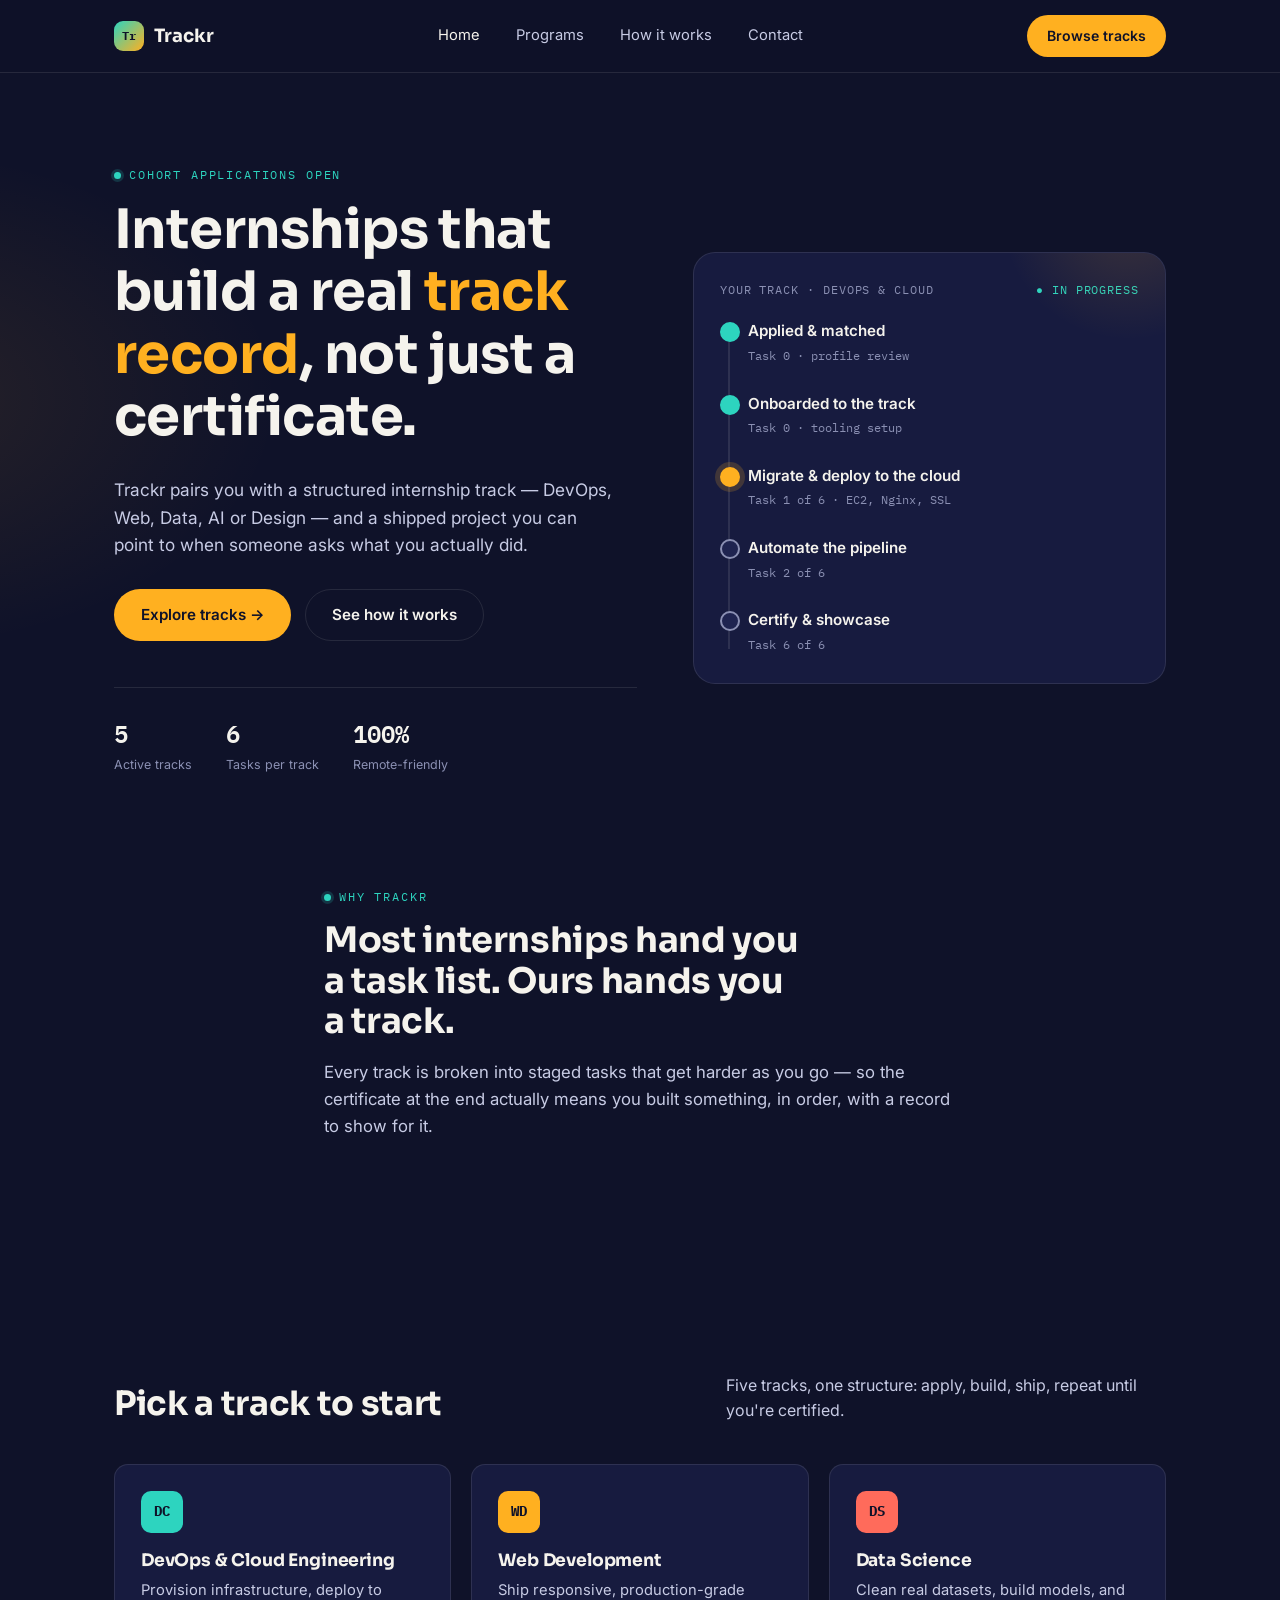
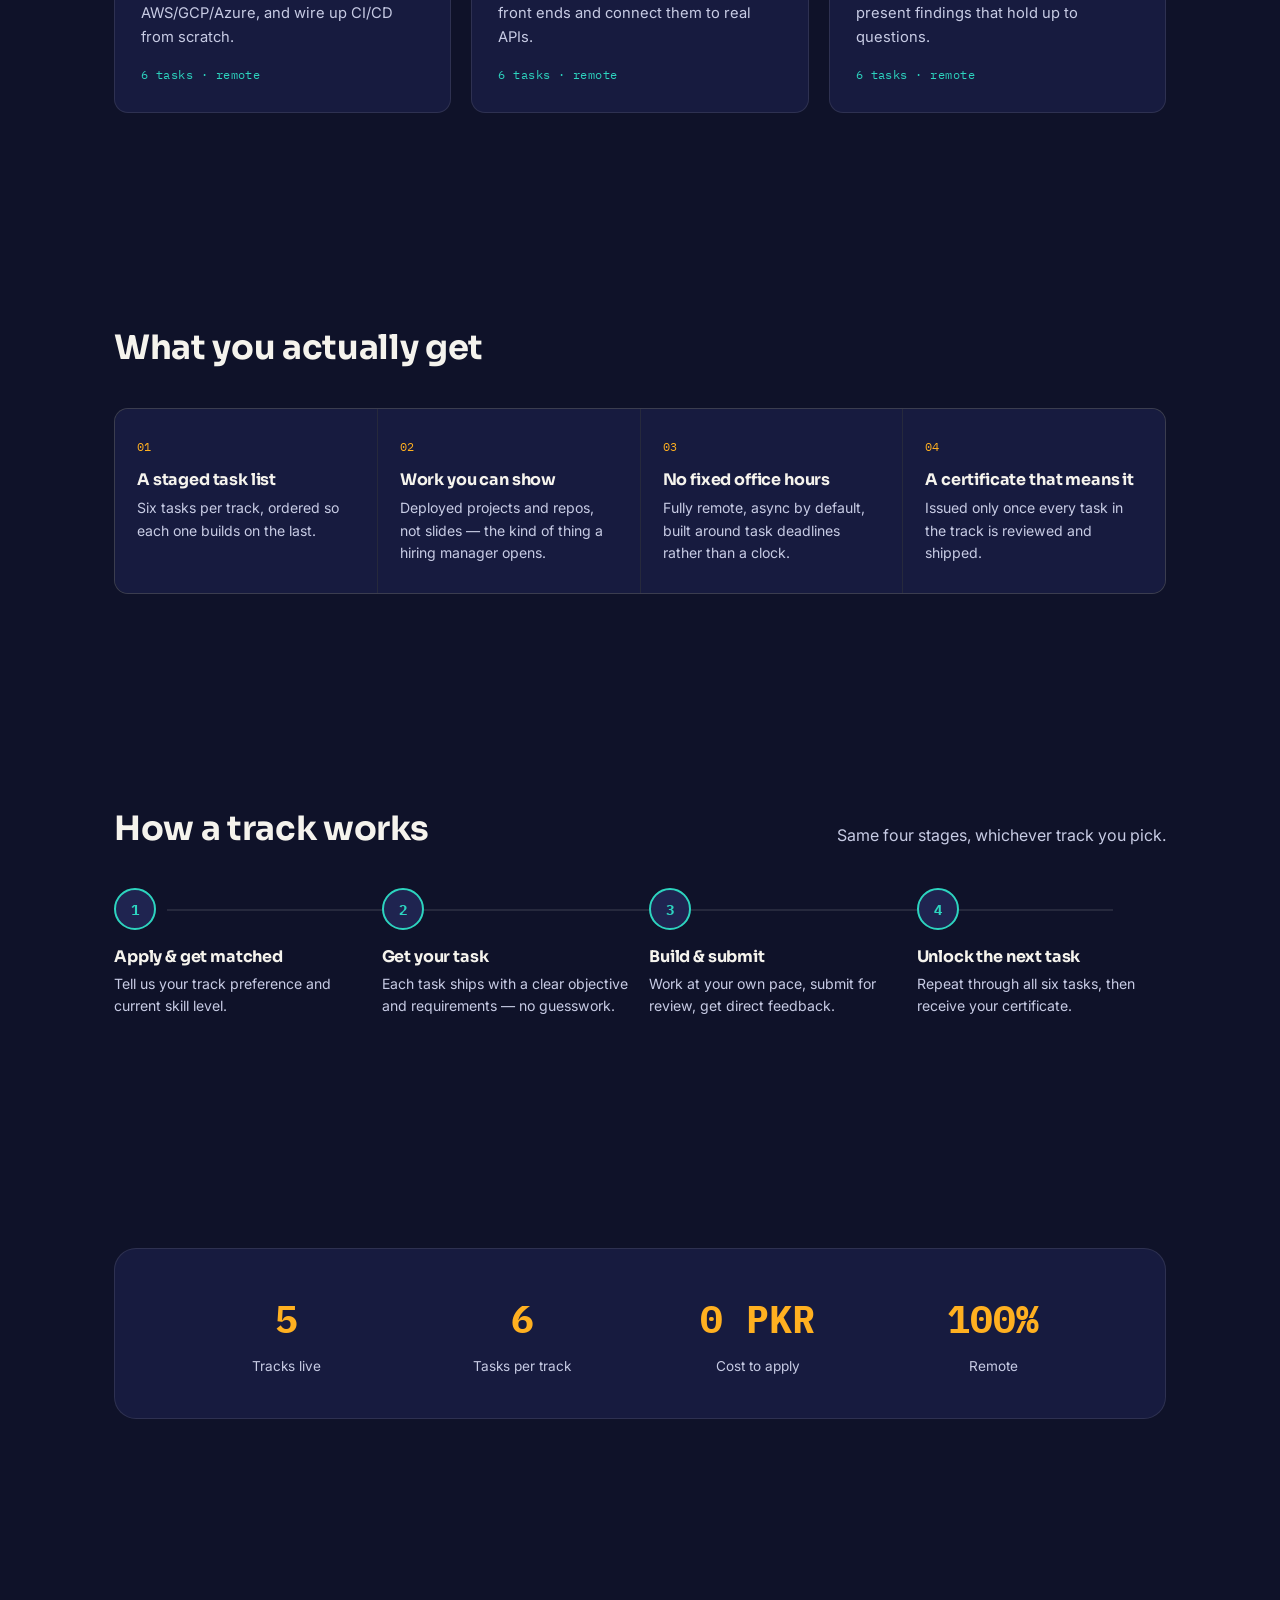
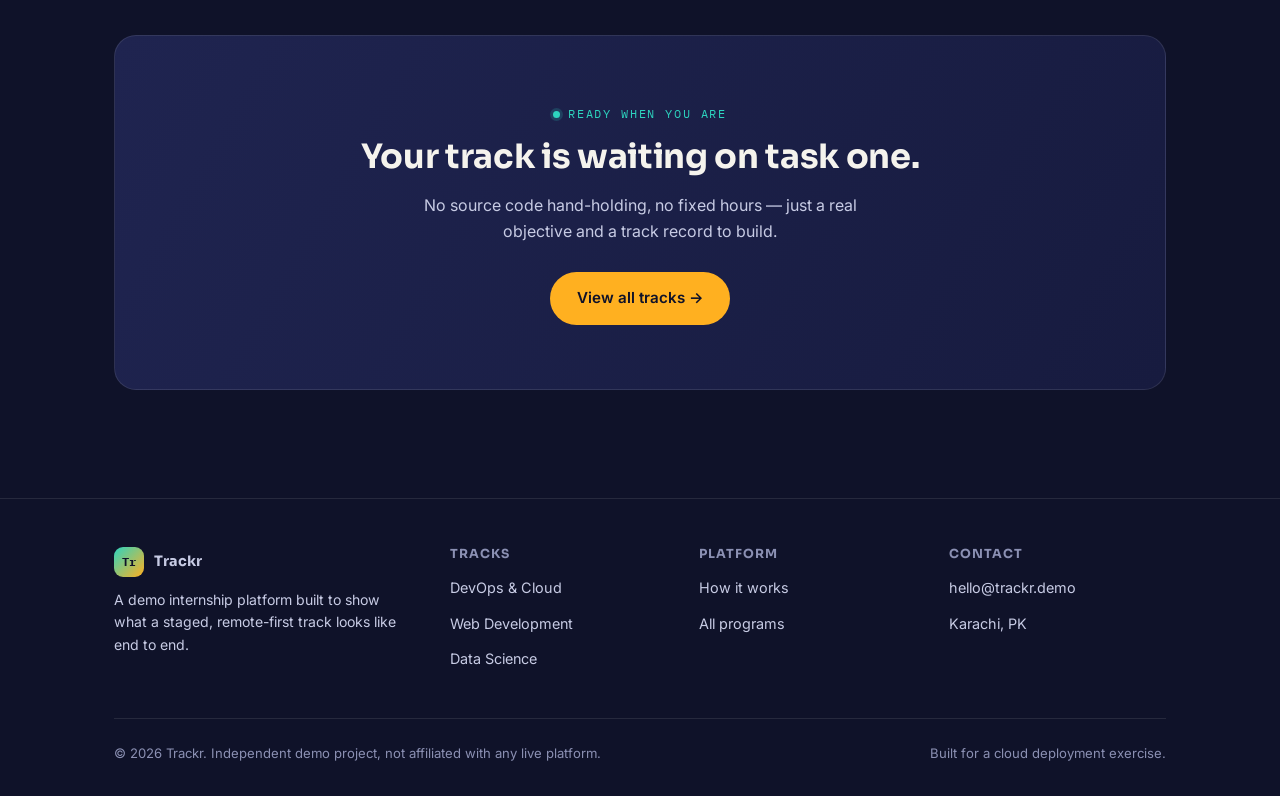
<file: index.html>
<!DOCTYPE html>
<html lang="en">
<head>
<meta charset="UTF-8">
<meta name="viewport" content="width=device-width, initial-scale=1.0">
<title>Trackr — Internships that build a real track record</title>
<meta name="description" content="Trackr is a demo internship platform: structured tracks in DevOps, Web, Data, AI and Design, built to ship real work.">
<link rel="preconnect" href="https://fonts.googleapis.com">
<link href="https://fonts.googleapis.com/css2?family=Sora:wght@600;700;800&family=Inter:wght@400;500;600&family=IBM+Plex+Mono:wght@500;600&display=swap" rel="stylesheet">
<link rel="stylesheet" href="css/style.css">
</head>
<body>

<nav class="nav">
  <div class="wrap">
    <a href="index.html" class="brand">
      <span class="brand-mark">Tr</span>
      Trackr
    </a>
    <div class="nav-links">
      <a href="index.html" class="is-active">Home</a>
      <a href="programs.html">Programs</a>
      <a href="index.html#how">How it works</a>
      <a href="index.html#footer">Contact</a>
    </div>
    <a href="programs.html" class="nav-cta">Browse tracks</a>
  </div>
</nav>

<header class="hero">
  <div class="wrap">
    <div class="hero-copy">
      <span class="eyebrow">Cohort applications open</span>
      <h1>Internships that build a real <span class="hl">track record</span>, not just a certificate.</h1>
      <p class="hero-sub">Trackr pairs you with a structured internship track — DevOps, Web, Data, AI or Design — and a shipped project you can point to when someone asks what you actually did.</p>
      <div class="hero-actions">
        <a href="programs.html" class="btn btn-primary">Explore tracks →</a>
        <a href="index.html#how" class="btn btn-ghost">See how it works</a>
      </div>
      <div class="hero-stats">
        <div>
          <div class="stat-num">5</div>
          <div class="stat-label">Active tracks</div>
        </div>
        <div>
          <div class="stat-num">6</div>
          <div class="stat-label">Tasks per track</div>
        </div>
        <div>
          <div class="stat-num">100%</div>
          <div class="stat-label">Remote-friendly</div>
        </div>
      </div>
    </div>

    <div class="track-panel" aria-label="Sample track progress">
      <div class="track-panel-head">
        <span>Your track · DevOps &amp; Cloud</span>
        <span class="live">● in progress</span>
      </div>
      <div class="track-rail">
        <div class="track-step is-done">
          <div class="track-step-title">Applied &amp; matched</div>
          <div class="track-step-meta">Task 0 · profile review</div>
        </div>
        <div class="track-step is-done">
          <div class="track-step-title">Onboarded to the track</div>
          <div class="track-step-meta">Task 0 · tooling setup</div>
        </div>
        <div class="track-step is-current">
          <div class="track-step-title">Migrate &amp; deploy to the cloud</div>
          <div class="track-step-meta">Task 1 of 6 · EC2, Nginx, SSL</div>
        </div>
        <div class="track-step">
          <div class="track-step-title">Automate the pipeline</div>
          <div class="track-step-meta">Task 2 of 6</div>
        </div>
        <div class="track-step">
          <div class="track-step-title">Certify &amp; showcase</div>
          <div class="track-step-meta">Task 6 of 6</div>
        </div>
      </div>
    </div>
  </div>
</header>

<section class="intro">
  <div class="wrap">
    <span class="eyebrow">Why Trackr</span>
    <h2>Most internships hand you a task list. Ours hands you a track.</h2>
    <p>Every track is broken into staged tasks that get harder as you go — so the certificate at the end actually means you built something, in order, with a record to show for it.</p>
  </div>
</section>

<section class="categories">
  <div class="wrap">
    <div class="section-head">
      <h2>Pick a track to start</h2>
      <p>Five tracks, one structure: apply, build, ship, repeat until you're certified.</p>
    </div>
    <div class="cards-grid">
      <div class="card">
        <div class="card-icon" style="background:var(--accent-teal);">DC</div>
        <h3>DevOps &amp; Cloud Engineering</h3>
        <p>Provision infrastructure, deploy to AWS/GCP/Azure, and wire up CI/CD from scratch.</p>
        <span class="card-tag">6 tasks · remote</span>
      </div>
      <div class="card">
        <div class="card-icon" style="background:var(--accent-gold);">WD</div>
        <h3>Web Development</h3>
        <p>Ship responsive, production-grade front ends and connect them to real APIs.</p>
        <span class="card-tag">6 tasks · remote</span>
      </div>
      <div class="card">
        <div class="card-icon" style="background:var(--accent-coral);">DS</div>
        <h3>Data Science</h3>
        <p>Clean real datasets, build models, and present findings that hold up to questions.</p>
        <span class="card-tag">6 tasks · remote</span>
      </div>
    </div>
  </div>
</section>

<section class="benefits">
  <div class="wrap">
    <div class="section-head">
      <h2>What you actually get</h2>
    </div>
    <div class="benefit-row">
      <div class="benefit">
        <div class="benefit-num">01</div>
        <h3>A staged task list</h3>
        <p>Six tasks per track, ordered so each one builds on the last.</p>
      </div>
      <div class="benefit">
        <div class="benefit-num">02</div>
        <h3>Work you can show</h3>
        <p>Deployed projects and repos, not slides — the kind of thing a hiring manager opens.</p>
      </div>
      <div class="benefit">
        <div class="benefit-num">03</div>
        <h3>No fixed office hours</h3>
        <p>Fully remote, async by default, built around task deadlines rather than a clock.</p>
      </div>
      <div class="benefit">
        <div class="benefit-num">04</div>
        <h3>A certificate that means it</h3>
        <p>Issued only once every task in the track is reviewed and shipped.</p>
      </div>
    </div>
  </div>
</section>

<section class="howit" id="how">
  <div class="wrap">
    <div class="section-head">
      <h2>How a track works</h2>
      <p>Same four stages, whichever track you pick.</p>
    </div>
    <div class="howit-rail">
      <div class="howit-step">
        <div class="howit-dot">1</div>
        <h3>Apply &amp; get matched</h3>
        <p>Tell us your track preference and current skill level.</p>
      </div>
      <div class="howit-step">
        <div class="howit-dot">2</div>
        <h3>Get your task</h3>
        <p>Each task ships with a clear objective and requirements — no guesswork.</p>
      </div>
      <div class="howit-step">
        <div class="howit-dot">3</div>
        <h3>Build &amp; submit</h3>
        <p>Work at your own pace, submit for review, get direct feedback.</p>
      </div>
      <div class="howit-step">
        <div class="howit-dot">4</div>
        <h3>Unlock the next task</h3>
        <p>Repeat through all six tasks, then receive your certificate.</p>
      </div>
    </div>
  </div>
</section>

<section class="stats">
  <div class="wrap">
    <div class="stats-strip">
      <div>
        <div class="stat-num">5</div>
        <div class="stat-label">Tracks live</div>
      </div>
      <div>
        <div class="stat-num">6</div>
        <div class="stat-label">Tasks per track</div>
      </div>
      <div>
        <div class="stat-num">0 PKR</div>
        <div class="stat-label">Cost to apply</div>
      </div>
      <div>
        <div class="stat-num">100%</div>
        <div class="stat-label">Remote</div>
      </div>
    </div>
  </div>
</section>

<section class="cta">
  <div class="wrap">
    <div class="cta-band">
      <span class="eyebrow" style="justify-content:center;">Ready when you are</span>
      <h2>Your track is waiting on task one.</h2>
      <p>No source code hand-holding, no fixed hours — just a real objective and a track record to build.</p>
      <div class="cta-actions">
        <a href="programs.html" class="btn btn-primary">View all tracks →</a>
      </div>
    </div>
  </div>
</section>

<footer id="footer">
  <div class="wrap">
    <div class="footer-grid">
      <div>
        <a href="index.html" class="brand" style="margin-bottom:12px;">
          <span class="brand-mark">Tr</span>
          Trackr
        </a>
        <p style="font-size:0.88rem;max-width:32ch;">A demo internship platform built to show what a staged, remote-first track looks like end to end.</p>
      </div>
      <div>
        <h4>Tracks</h4>
        <ul>
          <li><a href="programs.html">DevOps &amp; Cloud</a></li>
          <li><a href="programs.html">Web Development</a></li>
          <li><a href="programs.html">Data Science</a></li>
        </ul>
      </div>
      <div>
        <h4>Platform</h4>
        <ul>
          <li><a href="index.html#how">How it works</a></li>
          <li><a href="programs.html">All programs</a></li>
        </ul>
      </div>
      <div>
        <h4>Contact</h4>
        <ul>
          <li><a href="mailto:hello@trackr.demo">hello@trackr.demo</a></li>
          <li><a href="#footer">Karachi, PK</a></li>
        </ul>
      </div>
    </div>
    <div class="footer-bottom">
      <span>© 2026 Trackr. Independent demo project, not affiliated with any live platform.</span>
      <span>Built for a cloud deployment exercise.</span>
    </div>
  </div>
</footer>

<script src="js/script.js"></script>
</body>
</html>
</file>
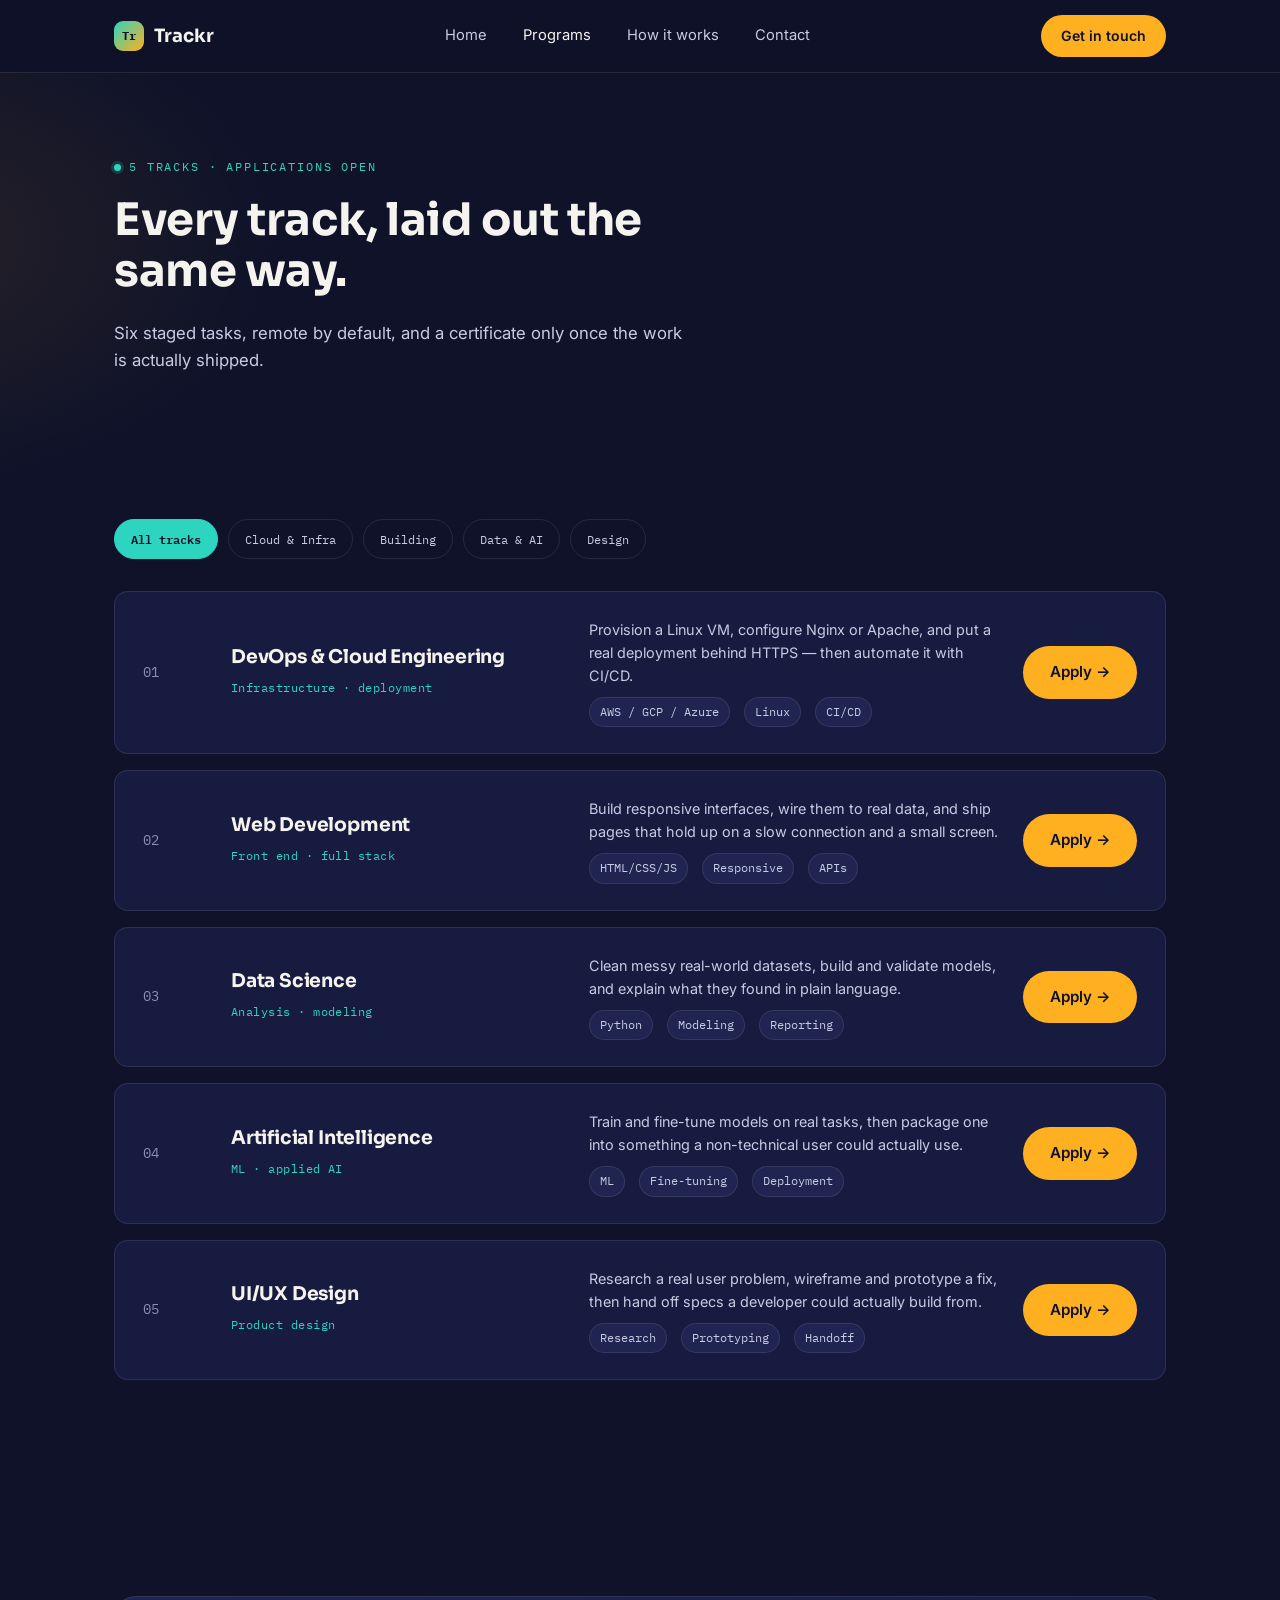
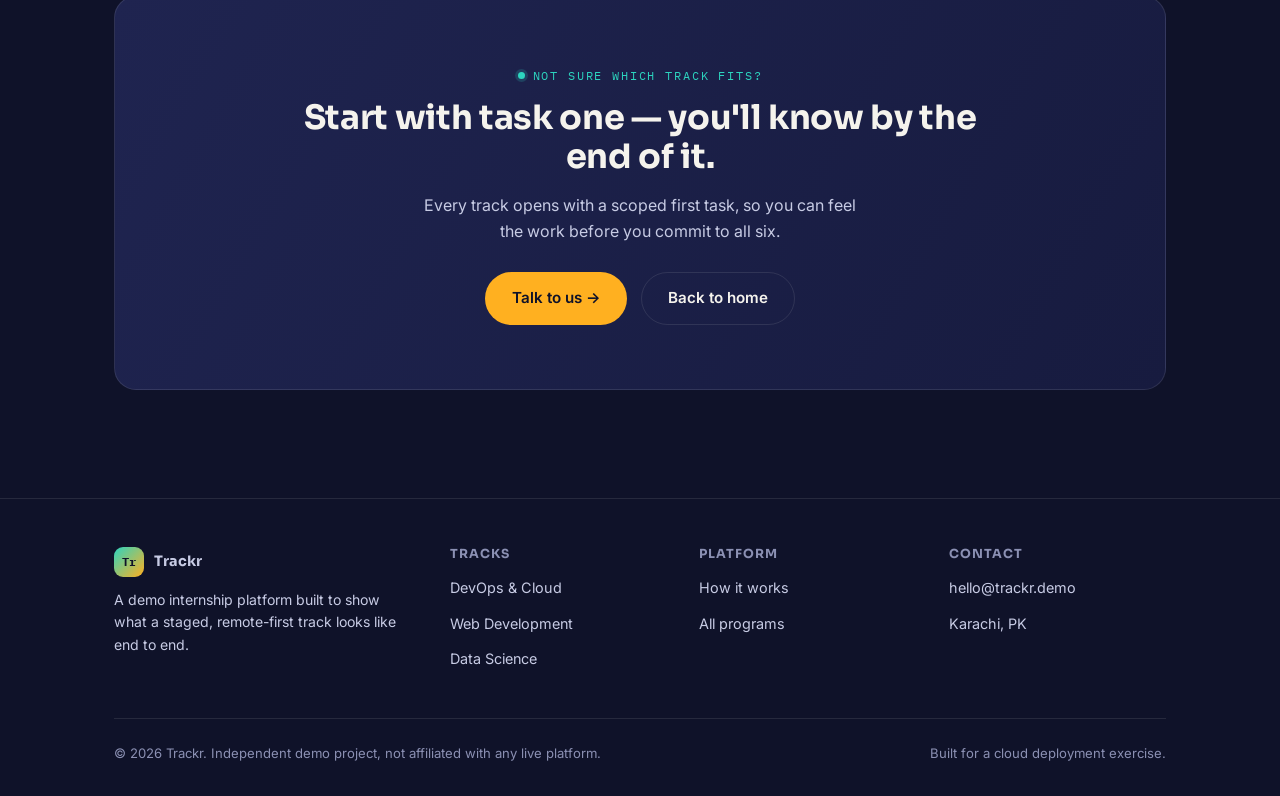
<file: programs.html>
<!DOCTYPE html>
<html lang="en">
<head>
<meta charset="UTF-8">
<meta name="viewport" content="width=device-width, initial-scale=1.0">
<title>Programs — Trackr</title>
<meta name="description" content="Browse Trackr's internship tracks: DevOps & Cloud, Web Development, Data Science, AI, and UI/UX Design.">
<link rel="preconnect" href="https://fonts.googleapis.com">
<link href="https://fonts.googleapis.com/css2?family=Sora:wght@600;700;800&family=Inter:wght@400;500;600&family=IBM+Plex+Mono:wght@500;600&display=swap" rel="stylesheet">
<link rel="stylesheet" href="css/style.css">
</head>
<body>

<nav class="nav">
  <div class="wrap">
    <a href="index.html" class="brand">
      <span class="brand-mark">Tr</span>
      Trackr
    </a>
    <div class="nav-links">
      <a href="index.html">Home</a>
      <a href="programs.html" class="is-active">Programs</a>
      <a href="index.html#how">How it works</a>
      <a href="index.html#footer">Contact</a>
    </div>
    <a href="index.html#footer" class="nav-cta">Get in touch</a>
  </div>
</nav>

<header class="page-header">
  <div class="wrap">
    <span class="eyebrow">5 tracks · applications open</span>
    <h1>Every track, laid out the same way.</h1>
    <p>Six staged tasks, remote by default, and a certificate only once the work is actually shipped.</p>
  </div>
</header>

<section>
  <div class="wrap">
    <div class="filter-row" role="group" aria-label="Filter tracks by category">
      <button class="filter-chip is-active" data-filter="all">All tracks</button>
      <button class="filter-chip" data-filter="cloud">Cloud &amp; Infra</button>
      <button class="filter-chip" data-filter="build">Building</button>
      <button class="filter-chip" data-filter="data">Data &amp; AI</button>
      <button class="filter-chip" data-filter="design">Design</button>
    </div>

    <div class="program-list">

      <div class="program-row" data-category="cloud">
        <div class="program-index">01</div>
        <div class="program-main">
          <h3>DevOps &amp; Cloud Engineering</h3>
          <span class="card-tag">Infrastructure · deployment</span>
        </div>
        <div class="program-desc">
          <p>Provision a Linux VM, configure Nginx or Apache, and put a real deployment behind HTTPS — then automate it with CI/CD.</p>
          <div class="program-meta">
            <span class="chip">AWS / GCP / Azure</span>
            <span class="chip">Linux</span>
            <span class="chip">CI/CD</span>
          </div>
        </div>
        <div class="program-action">
          <a href="index.html#footer" class="btn btn-primary">Apply →</a>
        </div>
      </div>

      <div class="program-row" data-category="build">
        <div class="program-index">02</div>
        <div class="program-main">
          <h3>Web Development</h3>
          <span class="card-tag">Front end · full stack</span>
        </div>
        <div class="program-desc">
          <p>Build responsive interfaces, wire them to real data, and ship pages that hold up on a slow connection and a small screen.</p>
          <div class="program-meta">
            <span class="chip">HTML/CSS/JS</span>
            <span class="chip">Responsive</span>
            <span class="chip">APIs</span>
          </div>
        </div>
        <div class="program-action">
          <a href="index.html#footer" class="btn btn-primary">Apply →</a>
        </div>
      </div>

      <div class="program-row" data-category="data">
        <div class="program-index">03</div>
        <div class="program-main">
          <h3>Data Science</h3>
          <span class="card-tag">Analysis · modeling</span>
        </div>
        <div class="program-desc">
          <p>Clean messy real-world datasets, build and validate models, and explain what they found in plain language.</p>
          <div class="program-meta">
            <span class="chip">Python</span>
            <span class="chip">Modeling</span>
            <span class="chip">Reporting</span>
          </div>
        </div>
        <div class="program-action">
          <a href="index.html#footer" class="btn btn-primary">Apply →</a>
        </div>
      </div>

      <div class="program-row" data-category="data">
        <div class="program-index">04</div>
        <div class="program-main">
          <h3>Artificial Intelligence</h3>
          <span class="card-tag">ML · applied AI</span>
        </div>
        <div class="program-desc">
          <p>Train and fine-tune models on real tasks, then package one into something a non-technical user could actually use.</p>
          <div class="program-meta">
            <span class="chip">ML</span>
            <span class="chip">Fine-tuning</span>
            <span class="chip">Deployment</span>
          </div>
        </div>
        <div class="program-action">
          <a href="index.html#footer" class="btn btn-primary">Apply →</a>
        </div>
      </div>

      <div class="program-row" data-category="design">
        <div class="program-index">05</div>
        <div class="program-main">
          <h3>UI/UX Design</h3>
          <span class="card-tag">Product design</span>
        </div>
        <div class="program-desc">
          <p>Research a real user problem, wireframe and prototype a fix, then hand off specs a developer could actually build from.</p>
          <div class="program-meta">
            <span class="chip">Research</span>
            <span class="chip">Prototyping</span>
            <span class="chip">Handoff</span>
          </div>
        </div>
        <div class="program-action">
          <a href="index.html#footer" class="btn btn-primary">Apply →</a>
        </div>
      </div>

    </div>
  </div>
</section>

<section class="cta">
  <div class="wrap">
    <div class="cta-band">
      <span class="eyebrow" style="justify-content:center;">Not sure which track fits?</span>
      <h2>Start with task one — you'll know by the end of it.</h2>
      <p>Every track opens with a scoped first task, so you can feel the work before you commit to all six.</p>
      <div class="cta-actions">
        <a href="index.html#footer" class="btn btn-primary">Talk to us →</a>
        <a href="index.html" class="btn btn-ghost">Back to home</a>
      </div>
    </div>
  </div>
</section>

<footer id="footer">
  <div class="wrap">
    <div class="footer-grid">
      <div>
        <a href="index.html" class="brand" style="margin-bottom:12px;">
          <span class="brand-mark">Tr</span>
          Trackr
        </a>
        <p style="font-size:0.88rem;max-width:32ch;">A demo internship platform built to show what a staged, remote-first track looks like end to end.</p>
      </div>
      <div>
        <h4>Tracks</h4>
        <ul>
          <li><a href="programs.html">DevOps &amp; Cloud</a></li>
          <li><a href="programs.html">Web Development</a></li>
          <li><a href="programs.html">Data Science</a></li>
        </ul>
      </div>
      <div>
        <h4>Platform</h4>
        <ul>
          <li><a href="index.html#how">How it works</a></li>
          <li><a href="programs.html">All programs</a></li>
        </ul>
      </div>
      <div>
        <h4>Contact</h4>
        <ul>
          <li><a href="mailto:hello@trackr.demo">hello@trackr.demo</a></li>
          <li><a href="#footer">Karachi, PK</a></li>
        </ul>
      </div>
    </div>
    <div class="footer-bottom">
      <span>© 2026 Trackr. Independent demo project, not affiliated with any live platform.</span>
      <span>Built for a cloud deployment exercise.</span>
    </div>
  </div>
</footer>

<script src="js/script.js"></script>
</body>
</html>
</file>
<file: css/style.css>
/* ============================================
   TRACKR — internship launch platform (demo)
   Design tokens
   ============================================ */
:root {
  /* Color */
  --bg-deep:      #0F1229;
  --bg-surface:   #171B3F;
  --bg-surface-2: #1F2450;
  --line:         rgba(245, 243, 237, 0.10);
  --text-hi:      #F5F3ED;
  --text-mid:     #C7CBE4;
  --text-low:     #8B90B3;
  --accent-gold:  #FFB020;
  --accent-gold-hi: #FFC658;
  --accent-teal:  #2DD4BF;
  --accent-coral: #FF6B5B;

  /* Type */
  --f-display: 'Sora', 'Segoe UI', sans-serif;
  --f-body:    'Inter', 'Segoe UI', sans-serif;
  --f-mono:    'IBM Plex Mono', 'Courier New', monospace;

  /* Layout */
  --maxw: 1180px;
  --pad: clamp(20px, 5vw, 64px);
  --radius-sm: 6px;
  --radius-md: 14px;
  --radius-lg: 22px;
}

* { box-sizing: border-box; }
html { scroll-behavior: smooth; }
@media (prefers-reduced-motion: reduce) {
  html { scroll-behavior: auto; }
  * { animation-duration: 0.001ms !important; animation-iteration-count: 1 !important; transition-duration: 0.001ms !important; }
}

body {
  margin: 0;
  background: var(--bg-deep);
  color: var(--text-hi);
  font-family: var(--f-body);
  font-size: 16px;
  line-height: 1.6;
  background-image:
    radial-gradient(560px 320px at 88% -8%, rgba(45, 212, 191, 0.14), transparent 60%),
    radial-gradient(680px 420px at -10% 10%, rgba(255, 176, 32, 0.10), transparent 60%);
  background-repeat: no-repeat;
}

img { max-width: 100%; display: block; }
a { color: inherit; text-decoration: none; }

h1, h2, h3, h4 {
  font-family: var(--f-display);
  color: var(--text-hi);
  line-height: 1.15;
  margin: 0 0 0.5em;
  letter-spacing: -0.01em;
}

p { color: var(--text-mid); margin: 0 0 1em; }

.eyebrow {
  font-family: var(--f-mono);
  font-size: 0.72rem;
  letter-spacing: 0.16em;
  text-transform: uppercase;
  color: var(--accent-teal);
  display: inline-flex;
  align-items: center;
  gap: 8px;
  margin-bottom: 14px;
}
.eyebrow::before {
  content: "";
  width: 7px;
  height: 7px;
  border-radius: 50%;
  background: var(--accent-teal);
  box-shadow: 0 0 0 3px rgba(45, 212, 191, 0.18);
}

.wrap {
  max-width: var(--maxw);
  margin: 0 auto;
  padding-left: var(--pad);
  padding-right: var(--pad);
}

section { padding: clamp(56px, 9vw, 108px) 0; }

/* Focus visibility */
a:focus-visible, button:focus-visible, input:focus-visible {
  outline: 2px solid var(--accent-gold);
  outline-offset: 3px;
}

/* ============================================
   Nav
   ============================================ */
.nav {
  position: sticky;
  top: 0;
  z-index: 50;
  background: rgba(15, 18, 41, 0.82);
  backdrop-filter: blur(10px);
  border-bottom: 1px solid var(--line);
}
.nav .wrap {
  display: flex;
  align-items: center;
  justify-content: space-between;
  height: 72px;
}
.brand {
  display: flex;
  align-items: center;
  gap: 10px;
  font-family: var(--f-display);
  font-weight: 700;
  font-size: 1.15rem;
  color: var(--text-hi);
}
.brand-mark {
  width: 30px;
  height: 30px;
  border-radius: 9px;
  background: linear-gradient(135deg, var(--accent-teal), var(--accent-gold));
  display: grid;
  place-items: center;
  font-family: var(--f-mono);
  font-size: 0.75rem;
  color: var(--bg-deep);
  font-weight: 700;
}
.nav-links {
  display: flex;
  align-items: center;
  gap: 36px;
  font-size: 0.92rem;
  color: var(--text-mid);
}
.nav-links a { transition: color 0.15s ease; }
.nav-links a:hover, .nav-links a.is-active { color: var(--text-hi); }
.nav-cta {
  padding: 10px 20px;
  border-radius: 999px;
  background: var(--accent-gold);
  color: var(--bg-deep);
  font-weight: 600;
  font-size: 0.88rem;
  transition: background 0.15s ease, transform 0.15s ease;
}
.nav-cta:hover { background: var(--accent-gold-hi); transform: translateY(-1px); }
.nav-toggle { display: none; }

/* ============================================
   Buttons
   ============================================ */
.btn {
  display: inline-flex;
  align-items: center;
  gap: 8px;
  padding: 13px 26px;
  border-radius: 999px;
  font-weight: 600;
  font-size: 0.95rem;
  border: 1px solid transparent;
  cursor: pointer;
  transition: transform 0.15s ease, background 0.15s ease, border-color 0.15s ease;
}
.btn-primary { background: var(--accent-gold); color: var(--bg-deep); }
.btn-primary:hover { background: var(--accent-gold-hi); transform: translateY(-2px); }
.btn-ghost { border-color: var(--line); color: var(--text-hi); }
.btn-ghost:hover { border-color: var(--text-low); }

/* ============================================
   Hero
   ============================================ */
.hero { padding-top: clamp(48px, 8vw, 88px); }
.hero .wrap {
  display: grid;
  grid-template-columns: 1.05fr 0.95fr;
  gap: 56px;
  align-items: center;
}
.hero h1 {
  font-size: clamp(2.3rem, 4.4vw, 3.4rem);
  max-width: 12.5ch;
}
.hero h1 .hl { color: var(--accent-gold); }
.hero-sub { font-size: 1.08rem; max-width: 46ch; }
.hero-actions { display: flex; gap: 14px; margin-top: 30px; flex-wrap: wrap; }

.hero-stats {
  display: flex;
  gap: 34px;
  margin-top: 46px;
  padding-top: 26px;
  border-top: 1px solid var(--line);
}
.hero-stats .stat-num {
  font-family: var(--f-mono);
  font-size: 1.5rem;
  color: var(--text-hi);
  font-weight: 600;
}
.hero-stats .stat-label {
  font-size: 0.78rem;
  color: var(--text-low);
  margin-top: 2px;
}

/* --- Signature element: the Track panel --- */
.track-panel {
  background: var(--bg-surface);
  border: 1px solid var(--line);
  border-radius: var(--radius-lg);
  padding: 28px 26px;
  position: relative;
  overflow: hidden;
}
.track-panel::after {
  content: "";
  position: absolute;
  inset: -40% -20% auto auto;
  width: 260px;
  height: 260px;
  background: radial-gradient(circle, rgba(255, 176, 32, 0.16), transparent 70%);
  pointer-events: none;
}
.track-panel-head {
  display: flex;
  justify-content: space-between;
  align-items: center;
  font-family: var(--f-mono);
  font-size: 0.72rem;
  color: var(--text-low);
  letter-spacing: 0.08em;
  text-transform: uppercase;
  margin-bottom: 20px;
}
.track-panel-head span.live {
  color: var(--accent-teal);
}

.track-rail {
  position: relative;
  padding-left: 28px;
}
.track-rail::before {
  content: "";
  position: absolute;
  left: 8px;
  top: 6px;
  bottom: 6px;
  width: 2px;
  background: linear-gradient(var(--line), var(--line));
}
.track-step {
  position: relative;
  padding-bottom: 26px;
}
.track-step:last-child { padding-bottom: 0; }
.track-step::before {
  content: "";
  position: absolute;
  left: -28px;
  top: 3px;
  width: 16px;
  height: 16px;
  border-radius: 50%;
  background: var(--bg-surface-2);
  border: 2px solid var(--text-low);
}
.track-step.is-done::before { border-color: var(--accent-teal); background: var(--accent-teal); }
.track-step.is-current::before {
  border-color: var(--accent-gold);
  background: var(--accent-gold);
  box-shadow: 0 0 0 5px rgba(255, 176, 32, 0.18);
}
.track-step-title { font-weight: 600; color: var(--text-hi); font-size: 0.95rem; }
.track-step-meta { font-family: var(--f-mono); font-size: 0.74rem; color: var(--text-low); margin-top: 3px; }

/* ============================================
   Intro
   ============================================ */
.intro .wrap { max-width: 760px; text-align: left; }
.intro h2 { font-size: clamp(1.7rem, 3vw, 2.2rem); max-width: 18ch; }
.intro p { font-size: 1.05rem; }

/* ============================================
   Category / Program cards
   ============================================ */
.section-head {
  display: flex;
  justify-content: space-between;
  align-items: flex-end;
  gap: 24px;
  margin-bottom: 40px;
  flex-wrap: wrap;
}
.section-head h2 { margin: 0; font-size: clamp(1.6rem, 2.8vw, 2.1rem); }
.section-head p { margin: 0; max-width: 44ch; }

.cards-grid {
  display: grid;
  grid-template-columns: repeat(3, 1fr);
  gap: 20px;
}
.card {
  background: var(--bg-surface);
  border: 1px solid var(--line);
  border-radius: var(--radius-md);
  padding: 26px;
  transition: border-color 0.15s ease, transform 0.15s ease;
}
.card:hover { border-color: rgba(255, 176, 32, 0.35); transform: translateY(-3px); }
.card-icon {
  width: 42px;
  height: 42px;
  border-radius: 10px;
  display: grid;
  place-items: center;
  font-family: var(--f-mono);
  font-weight: 700;
  font-size: 0.85rem;
  margin-bottom: 18px;
  color: var(--bg-deep);
}
.card h3 { font-size: 1.08rem; margin-bottom: 8px; }
.card p { font-size: 0.92rem; margin-bottom: 0; }
.card-tag {
  display: inline-block;
  margin-top: 16px;
  font-family: var(--f-mono);
  font-size: 0.72rem;
  color: var(--accent-teal);
  letter-spacing: 0.04em;
}

/* Benefit cards use a numbered rail instead of icons */
.benefit-row {
  display: grid;
  grid-template-columns: repeat(4, 1fr);
  gap: 1px;
  background: var(--line);
  border: 1px solid var(--line);
  border-radius: var(--radius-md);
  overflow: hidden;
}
.benefit {
  background: var(--bg-surface);
  padding: 28px 22px;
}
.benefit-num {
  font-family: var(--f-mono);
  color: var(--accent-gold);
  font-size: 0.78rem;
  margin-bottom: 14px;
}
.benefit h3 { font-size: 1rem; margin-bottom: 8px; }
.benefit p { font-size: 0.88rem; margin-bottom: 0; }

/* ============================================
   How it works — horizontal track
   ============================================ */
.howit-rail {
  display: grid;
  grid-template-columns: repeat(4, 1fr);
  gap: 18px;
  position: relative;
}
.howit-rail::before {
  content: "";
  position: absolute;
  top: 21px;
  left: 5%;
  right: 5%;
  height: 2px;
  background: var(--line);
  z-index: 0;
}
.howit-step { position: relative; z-index: 1; }
.howit-dot {
  width: 42px;
  height: 42px;
  border-radius: 50%;
  background: var(--bg-surface-2);
  border: 2px solid var(--accent-teal);
  color: var(--accent-teal);
  font-family: var(--f-mono);
  font-weight: 700;
  font-size: 0.9rem;
  display: grid;
  place-items: center;
  margin-bottom: 18px;
}
.howit-step h3 { font-size: 1rem; margin-bottom: 6px; }
.howit-step p { font-size: 0.88rem; }

/* ============================================
   Stats strip
   ============================================ */
.stats-strip {
  background: var(--bg-surface);
  border: 1px solid var(--line);
  border-radius: var(--radius-lg);
  padding: 40px var(--pad);
  display: grid;
  grid-template-columns: repeat(4, 1fr);
  gap: 20px;
  text-align: center;
}
.stats-strip .stat-num {
  font-family: var(--f-mono);
  font-size: clamp(1.8rem, 3vw, 2.4rem);
  color: var(--accent-gold);
  font-weight: 700;
}
.stats-strip .stat-label { color: var(--text-mid); font-size: 0.85rem; margin-top: 6px; }

/* ============================================
   CTA band
   ============================================ */
.cta-band {
  background: linear-gradient(120deg, var(--bg-surface-2), var(--bg-surface));
  border: 1px solid var(--line);
  border-radius: var(--radius-lg);
  padding: clamp(40px, 6vw, 64px);
  text-align: center;
}
.cta-band h2 { font-size: clamp(1.6rem, 3vw, 2.1rem); max-width: 26ch; margin-left: auto; margin-right: auto; }
.cta-band p { max-width: 44ch; margin: 0 auto 28px; }
.cta-actions { display: flex; justify-content: center; gap: 14px; flex-wrap: wrap; }

/* ============================================
   Footer
   ============================================ */
footer {
  border-top: 1px solid var(--line);
  padding: 48px 0 32px;
}
.footer-grid {
  display: grid;
  grid-template-columns: 1.4fr 1fr 1fr 1fr;
  gap: 32px;
  margin-bottom: 36px;
}
.footer-grid h4 {
  font-size: 0.78rem;
  letter-spacing: 0.08em;
  text-transform: uppercase;
  color: var(--text-low);
  margin-bottom: 14px;
}
.footer-grid ul { list-style: none; margin: 0; padding: 0; }
.footer-grid li { margin-bottom: 10px; }
.footer-grid a { color: var(--text-mid); font-size: 0.9rem; transition: color 0.15s ease; }
.footer-grid a:hover { color: var(--text-hi); }
.footer-bottom {
  display: flex;
  justify-content: space-between;
  align-items: center;
  padding-top: 24px;
  border-top: 1px solid var(--line);
  font-size: 0.82rem;
  color: var(--text-low);
  flex-wrap: wrap;
  gap: 12px;
}

/* ============================================
   Programs page
   ============================================ */
.page-header {
  padding: clamp(48px, 8vw, 80px) 0 20px;
}
.page-header .eyebrow { margin-bottom: 18px; }
.page-header h1 { font-size: clamp(2rem, 4vw, 2.8rem); max-width: 16ch; }
.page-header p { font-size: 1.05rem; max-width: 52ch; }

.program-list {
  display: flex;
  flex-direction: column;
  gap: 16px;
}
.program-row {
  display: grid;
  grid-template-columns: 64px 1.3fr 1.6fr auto;
  gap: 24px;
  align-items: center;
  background: var(--bg-surface);
  border: 1px solid var(--line);
  border-radius: var(--radius-md);
  padding: 26px 28px;
  transition: border-color 0.15s ease, transform 0.15s ease;
}
.program-row:hover { border-color: rgba(45, 212, 191, 0.35); transform: translateX(3px); }
.program-index {
  font-family: var(--f-mono);
  font-size: 0.85rem;
  color: var(--text-low);
}
.program-main h3 { font-size: 1.18rem; margin-bottom: 6px; }
.program-main .card-tag { margin-top: 0; }
.program-desc p { font-size: 0.9rem; margin-bottom: 10px; }
.program-meta { display: flex; gap: 14px; flex-wrap: wrap; }
.chip {
  font-family: var(--f-mono);
  font-size: 0.72rem;
  color: var(--text-mid);
  background: var(--bg-surface-2);
  border: 1px solid var(--line);
  padding: 5px 10px;
  border-radius: 999px;
}
.program-action .btn { white-space: nowrap; }

.filter-row {
  display: flex;
  gap: 10px;
  flex-wrap: wrap;
  margin-bottom: 32px;
}
.filter-chip {
  font-family: var(--f-mono);
  font-size: 0.78rem;
  padding: 9px 16px;
  border-radius: 999px;
  border: 1px solid var(--line);
  color: var(--text-mid);
  background: transparent;
  cursor: pointer;
  transition: all 0.15s ease;
}
.filter-chip:hover { border-color: var(--text-low); color: var(--text-hi); }
.filter-chip.is-active {
  background: var(--accent-teal);
  border-color: var(--accent-teal);
  color: var(--bg-deep);
  font-weight: 600;
}

/* ============================================
   Responsive
   ============================================ */
@media (max-width: 920px) {
  .hero .wrap { grid-template-columns: 1fr; }
  .track-panel { order: -1; }
  .cards-grid { grid-template-columns: repeat(2, 1fr); }
  .benefit-row { grid-template-columns: repeat(2, 1fr); }
  .howit-rail { grid-template-columns: repeat(2, 1fr); gap: 32px 18px; }
  .howit-rail::before { display: none; }
  .stats-strip { grid-template-columns: repeat(2, 1fr); }
  .footer-grid { grid-template-columns: 1fr 1fr; }
  .program-row { grid-template-columns: 1fr; text-align: left; }
  .program-index { display: none; }
}

@media (max-width: 640px) {
  .nav-links { display: none; }
  .cards-grid { grid-template-columns: 1fr; }
  .benefit-row { grid-template-columns: 1fr; }
  .howit-rail { grid-template-columns: 1fr; }
  .stats-strip { grid-template-columns: 1fr 1fr; }
  .footer-grid { grid-template-columns: 1fr; }
  .hero-stats { gap: 22px; flex-wrap: wrap; }
}
</file>
